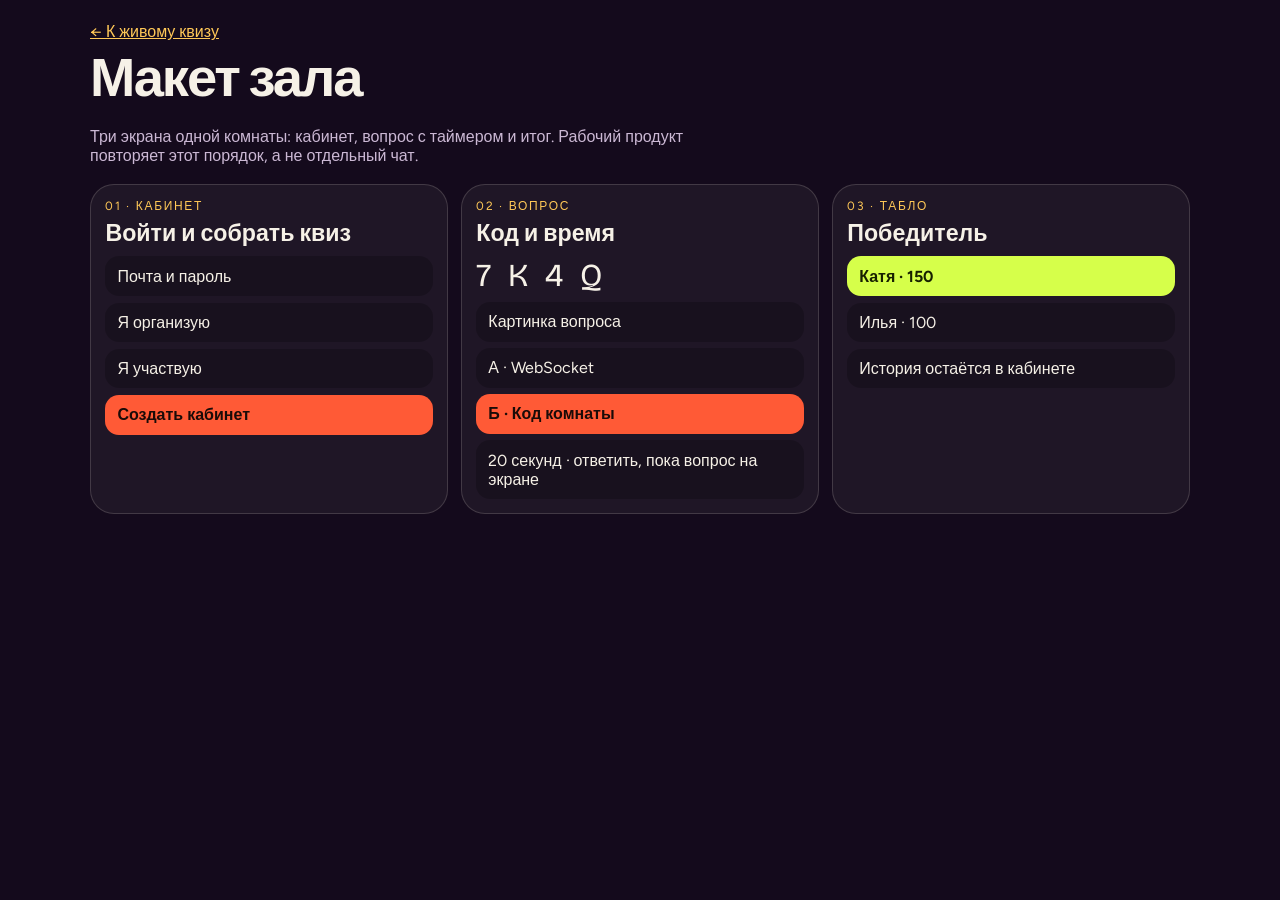
<file: static/quiz/maket.html>
<!DOCTYPE html>
<html lang="ru">
<head>
  <meta charset="UTF-8" />
  <meta name="viewport" content="width=device-width, initial-scale=1" />
  <title>Макет — живой квиз</title>
  <link href="https://fonts.googleapis.com/css2?family=Bricolage+Grotesque:opsz,wght@12..96,700&family=Figtree:wght@400;700&display=swap" rel="stylesheet" />
  <style>
    body { margin: 0; background: #140a1c; color: #f6f1e7; font-family: Figtree, sans-serif; }
    main { width: min(1100px, calc(100% - 1.5rem)); margin: 0 auto; padding: 1.4rem 0 2.5rem; }
    a { color: #ffc857; }
    h1 { font-family: "Bricolage Grotesque", sans-serif; font-size: clamp(2rem, 5vw, 3.4rem); letter-spacing: -0.04em; margin: 0.2rem 0; }
    .lead { color: #cbb8d4; max-width: 40rem; }
    .frames { display: grid; grid-template-columns: repeat(3, minmax(0, 1fr)); gap: 0.8rem; margin-top: 1.2rem; }
    .frame { border: 1px solid rgba(246,241,231,.16); border-radius: 24px; padding: 0.9rem; background: rgba(246,241,231,.05); }
    .frame p { margin: 0; color: #ffc857; font-size: 0.75rem; letter-spacing: 0.14em; text-transform: uppercase; }
    .frame h2 { font-family: "Bricolage Grotesque", sans-serif; font-size: 1.45rem; margin: 0.35rem 0 0.6rem; }
    .pin { font-family: "Bricolage Grotesque", sans-serif; font-size: 2rem; letter-spacing: 0.14em; }
    .tile, .row { border-radius: 14px; padding: 0.65rem 0.75rem; margin-top: 0.4rem; background: rgba(0,0,0,.22); }
    .hot { background: #ff5a36; color: #1a0b08; font-weight: 700; }
    .ok { background: #d6ff4a; color: #172000; font-weight: 700; }
    @media (max-width: 800px) { .frames { grid-template-columns: 1fr; } }
  </style>
</head>
<body>
  <main>
    <a href="/quiz/">← К живому квизу</a>
    <h1>Макет зала</h1>
    <p class="lead">Три экрана одной комнаты: кабинет, вопрос с таймером и итог. Рабочий продукт повторяет этот порядок, а не отдельный чат.</p>
    <div class="frames">
      <article class="frame">
        <p>01 · кабинет</p>
        <h2>Войти и собрать квиз</h2>
        <div class="row">Почта и пароль</div>
        <div class="row">Я организую</div>
        <div class="row">Я участвую</div>
        <div class="tile hot">Создать кабинет</div>
      </article>
      <article class="frame">
        <p>02 · вопрос</p>
        <h2>Код и время</h2>
        <div class="pin">7 K 4 Q</div>
        <div class="row">Картинка вопроса</div>
        <div class="tile">А · WebSocket</div>
        <div class="tile hot">Б · Код комнаты</div>
        <div class="row">20 секунд · ответить, пока вопрос на экране</div>
      </article>
      <article class="frame">
        <p>03 · табло</p>
        <h2>Победитель</h2>
        <div class="tile ok">Катя · 150</div>
        <div class="row">Илья · 100</div>
        <div class="row">История остаётся в кабинете</div>
      </article>
    </div>
  </main>
</body>
</html>
</file>
